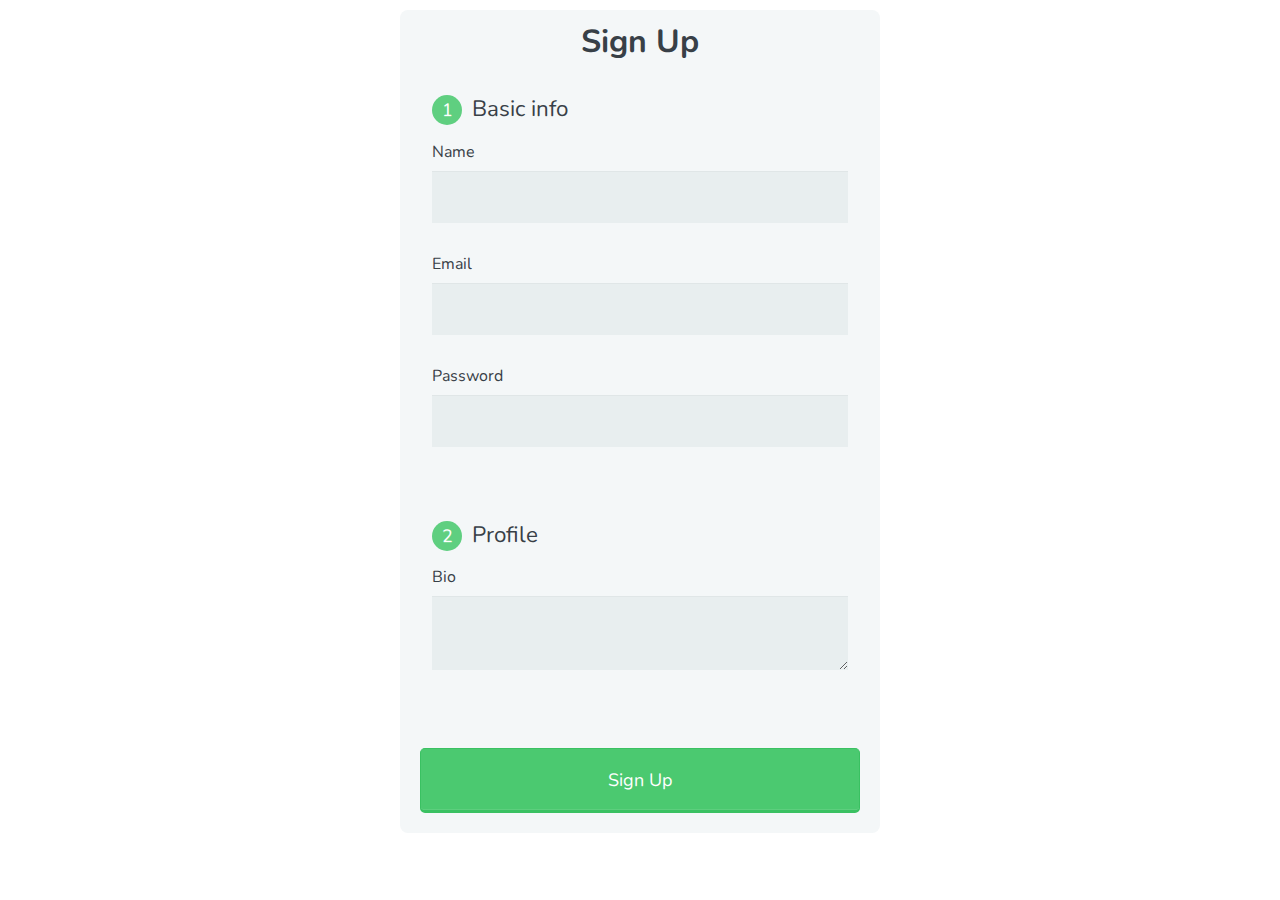
<file: HTML_Forms/index.html>
<!DOCTYPE html>
<html>
  <head>
    <meta charset="utf-8" />
    <meta name="viewport" content="width=device-width, initial-scale=1.0" />
    <title>Sign Up Form</title>
    <link rel="stylesheet" href="css/normalize.css" />
    <link
      href="http://fonts.googleapis.com/css?family=Nunito:400,300"
      rel="stylesheet"
      type="text/css"
    />
    <link rel="stylesheet" href="css/main.css" />
  </head>
  <body>
    <form action="index.html" method="post">
      <h1>Sign Up</h1>

      <fieldset>
        <legend><span class="number">1</span> Basic info</legend>
        <label for="name">Name</label>
        <input type="text" id="name" name="user_name" />
        <label for="mail">Email</label>
        <input type="email" id="mail" name="user_email" />
        <label for="password">Password</label>
        <input type="password" id="password" name="user_password" />
      </fieldset>
      <fieldset>
        <legend><span class="number">2</span> Profile</legend>
        <label for="bio">Bio</label>
        <textarea name="user_bio" id="bio"></textarea>
      </fieldset>

      <button type="submit">Sign Up</button>
    </form>
  </body>
</html>
</file>
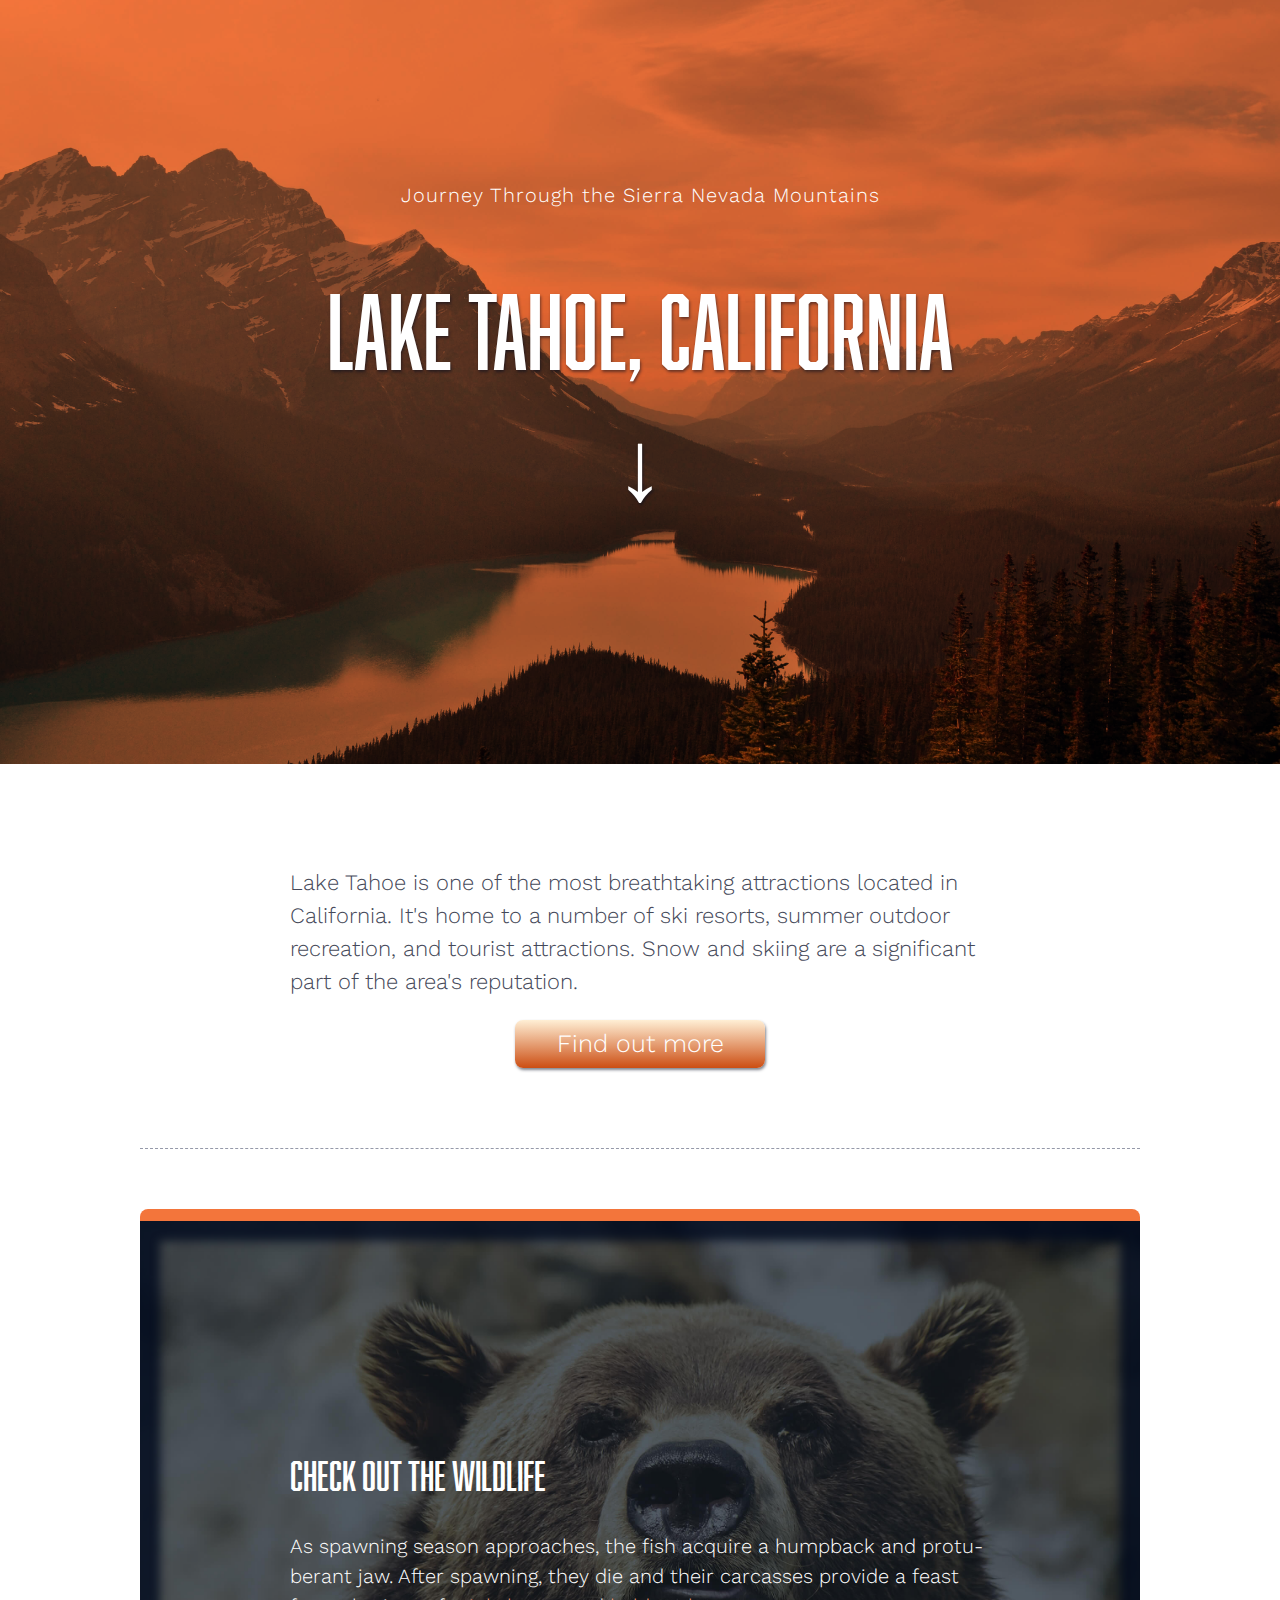
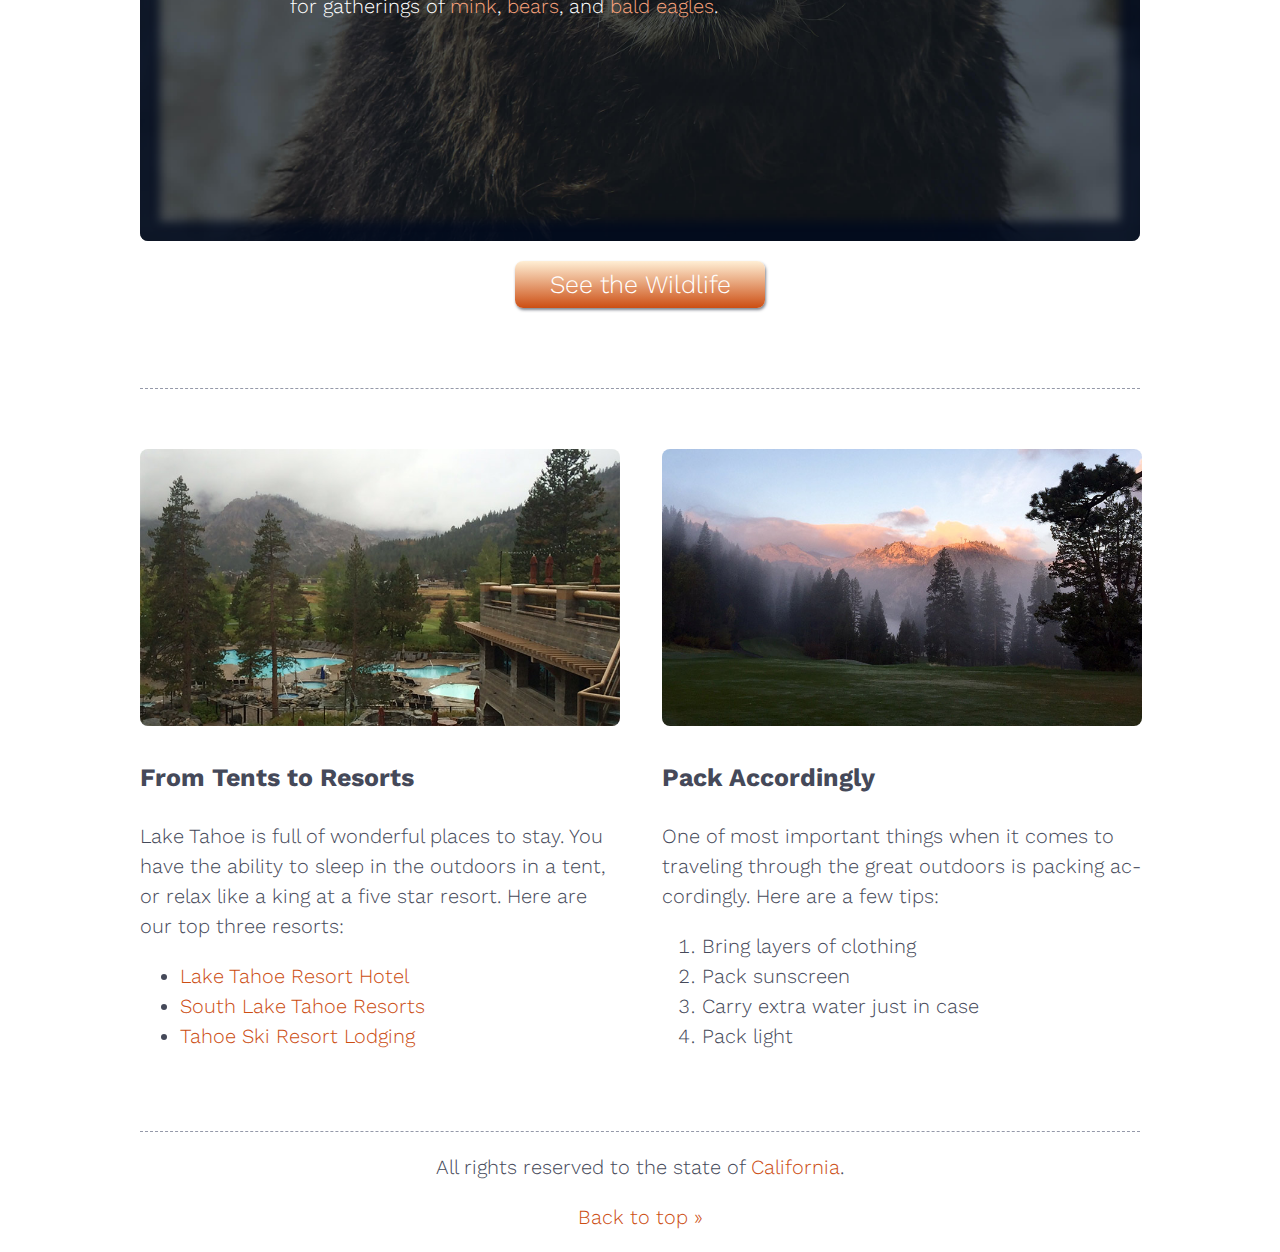
<file: CSS/stage01-begin/index.html>
<!DOCTYPE html>
<html lang="en">
<head>
  <meta charset="UTF-8">
  <meta name="viewport" content="width=device-width, initial-scale=1.0">
  <title>Lake Tahoe</title>
  <link rel="preconnect" href="https://fonts.googleapis.com">
<link rel="preconnect" href="https://fonts.gstatic.com" crossorigin>
<link href="https://fonts.googleapis.com/css2?family=Work+Sans:ital,wght@0,300;0,700;1,300&display=swap" rel="stylesheet">
  <link rel="stylesheet" href="css/style.css">
</head>
<body>
  
  <header id="top">
    <span class="title">Journey Through the Sierra Nevada Mountains</span>
    <h1>Lake Tahoe, California</h1>
  </header>
  
  <main>
    <section>
      <p class="intro">Lake Tahoe is one of the most breathtaking attractions located in California. It's home to a number of ski resorts, summer outdoor recreation, and tourist attractions. Snow and skiing are a significant part of the area's reputation.</p>
      <a class="callout" href="#more">Find out more</a>
    </section>
    
    <section>
      <div id="wildlife">
        <h2>Check out the Wildlife</h2>
        <p>As spawning season approaches, the fish acquire a humpback and protuberant jaw. After spawning, they die and their carcasses provide a feast for gatherings of <a href="#mink">mink</a>, <a href="#bears">bears</a>, and <a href="#eagles">bald eagles</a>.</p>
      </div>
      <a class="callout" href="#wildlife">See the Wildlife</a>
    </section>
    
    <section>
      <div class="column">
        <img src="img/resort.jpg" alt="Resort">
        <h3>From Tents to Resorts</h3>
        <p>Lake Tahoe is full of wonderful places to stay. You have the ability to sleep in the outdoors in a tent, or relax like a king at a five star resort. Here are our top three resorts:</p>
        <ul>
          <li><a href="#hotels">Lake Tahoe Resort Hotel</a></li>
          <li><a href="#resorts">South Lake Tahoe Resorts</a></li>
          <li><a href="#lodging">Tahoe Ski Resort Lodging</a></li>
        </ul>
      </div>
      <div class="column">
        <img src="img/mountain-landscape.jpg" alt="Mountain Landscape">
        <h3>Pack Accordingly</h3>
        <p>One of most important things when it comes to traveling through the great outdoors is packing accordingly. Here are a few tips:</p>
        <ol>
          <li>Bring layers of clothing</li>
          <li>Pack sunscreen</li>
          <li>Carry extra water just in case</li>
          <li>Pack light</li>
        </ol>
      </div>
    </section>
  </main>
  
  <footer class="main-footer">
    <p>All rights reserved to the state of <a href="#">California</a>.</p>
    <a href="#top">Back to top &raquo;</a>
  </footer>
</body>
</html>
</file>
<file: HTML_Forms/css/main.css>
*, *:before, *:after {
  -moz-box-sizing: border-box;
  -webkit-box-sizing: border-box;
  box-sizing: border-box;
}

body {
  font-family: 'Nunito', sans-serif;
  color: #384047;
}

form {
  max-width: 300px;
  margin: 10px auto;
  padding: 10px 20px;
  background: #f4f7f8;
  border-radius: 8px;
}

h1 {
  margin: 0 0 30px 0;
  text-align: center;
}

input[type="text"],
input[type="password"],
input[type="date"],
input[type="datetime"],
input[type="email"],
input[type="number"],
input[type="search"],
input[type="tel"],
input[type="time"],
input[type="url"],
textarea,
select {
  background: rgba(255,255,255,0.1);
  border: none;
  font-size: 16px;
  height: auto;
  margin: 0;
  outline: 0;
  padding: 15px;
  width: 100%;
  background-color: #e8eeef;
  color: #8a97a0;
  box-shadow: 0 1px 0 rgba(0,0,0,0.03) inset;
  margin-bottom: 30px;
}

input[type="radio"],
input[type="checkbox"] {
  margin: 0 4px 8px 0;
}

select {
  padding: 6px;
  height: 32px;
  border-radius: 2px;
}

button {
  padding: 19px 39px 18px 39px;
  color: #FFF;
  background-color: #4bc970;
  font-size: 18px;
  text-align: center;
  font-style: normal;
  border-radius: 5px;
  width: 100%;
  border: 1px solid #3ac162;
  border-width: 1px 1px 3px;
  box-shadow: 0 -1px 0 rgba(255,255,255,0.1) inset;
  margin-bottom: 10px;
}

fieldset {
  margin-bottom: 30px;
  border: none;
}

legend {
  font-size: 1.4em;
  margin-bottom: 10px;
}

label {
  display: block;
  margin-bottom: 8px;
}

label.light {
  font-weight: 300;
  display: inline;
}

.number {
  background-color: #5fcf80;
  color: #fff;
  height: 30px;
  width: 30px;
  display: inline-block;
  font-size: 0.8em;
  margin-right: 4px;
  line-height: 30px;
  text-align: center;
  text-shadow: 0 1px 0 rgba(255,255,255,0.2);
  border-radius: 100%;
}

@media screen and (min-width: 480px) {

  form {
    max-width: 480px;
  }

}
</file>
<file: CSS/stage01-begin/css/style.css>
/* Web Fonts ----------------------- */
@font-face {
  font-family: "Abolition Regular";
  src: url(../fonts/abolition-regular-webfont.woff) format("woff");
}

/* Base Styles --------------------- */
* {
  box-sizing: border-box;
}
html {
  font-size: 1.25em; /* 20px on most screens */
}

body {
  margin: 1rem;
  color: #454959;
  font: 300 100%/1.5 "Work Sans", sans-serif;
}

a {
  color: #cc4e13;
  text-decoration: none;
}

h1,
h2 {
  font: 400 4rem/1.1 "Abolition Regular", Impact, Charcoal, sans-serif;
}

h1 {
  text-shadow: 1px 2px 3px rgba(0, 10, 30, 0.5);
}

h1::after {
  content: "\2193";
  display: block;
}

h2 {
  font-size: 2rem;
}

h3 {
  font-size: 1.25rem;
}

img {
  width: 100%; /* responsive images */
  border-radius: 8px;
}

/* Main Styles --------------------- */
header {
  padding: 10vh 1rem;
  margin: -1rem -1rem 1rem;
  background: url(../img/mountains.jpg) center / cover no-repeat #f3753b;
  background-blend-mode: multiply;
  color: white;
}

header,
footer {
  text-align: center;
}

.title {
  letter-spacing: 1px;
}

main {
  max-width: 1000px;
  margin: 0 auto;
  hyphens: auto;
}

section {
  padding: 3rem 0;
  border-bottom: 1px dashed #9599a9;
}

#wildlife {
  padding: 20% 15%;
  border-top: 12px solid #f3753b;
  border-radius: 8px;
  background: url(../img/bear.jpg) center #454959;
  color: #fff;
  box-shadow: inset 0 0 10px 20px rgba(0, 10, 30, 0.8);
}
/* need a mobile mq bg: center */

#wildlife a {
  color: #f7a27c;
}

.callout {
  display: block;
  width: 250px;
  padding: 0.25rem 1rem;
  border-radius: 8px;
  margin: 1rem auto;
  box-shadow: 1px 2px 3px rgba(0, 10, 30, 0.5);
  background: linear-gradient(0deg, #cc4e13, papayawhip);
  /* background-color: #cc4e13; */
  color: #fff;
  text-align: center;
  font-size: 1.25rem;
}

.column:first-child {
  margin-bottom: 3rem;
}
/* Media Queries ------------------- */

@media screen and (min-width: 720px) {
  header {
    padding: 20vh 1rem;
  }
  h1 {
    font-size: 5rem;
  }
  h1:after {
    margin-top: 1rem;
  }
  .title {
    font-size: 112;
  }
  .intro {
    padding: 0 15%;
    font-size: 1.1rem;
  }
  .column {
    display: inline-block;
    width: 48%;
    margin-right: -4px;
  }
  .column:first-child {
    margin-right: calc(4% - 4px);
    margin-bottom: 0;
  }

  #wildlife {
    background: url(../img/bear.jpg) center / cover #454959;
  }
}
</file>
